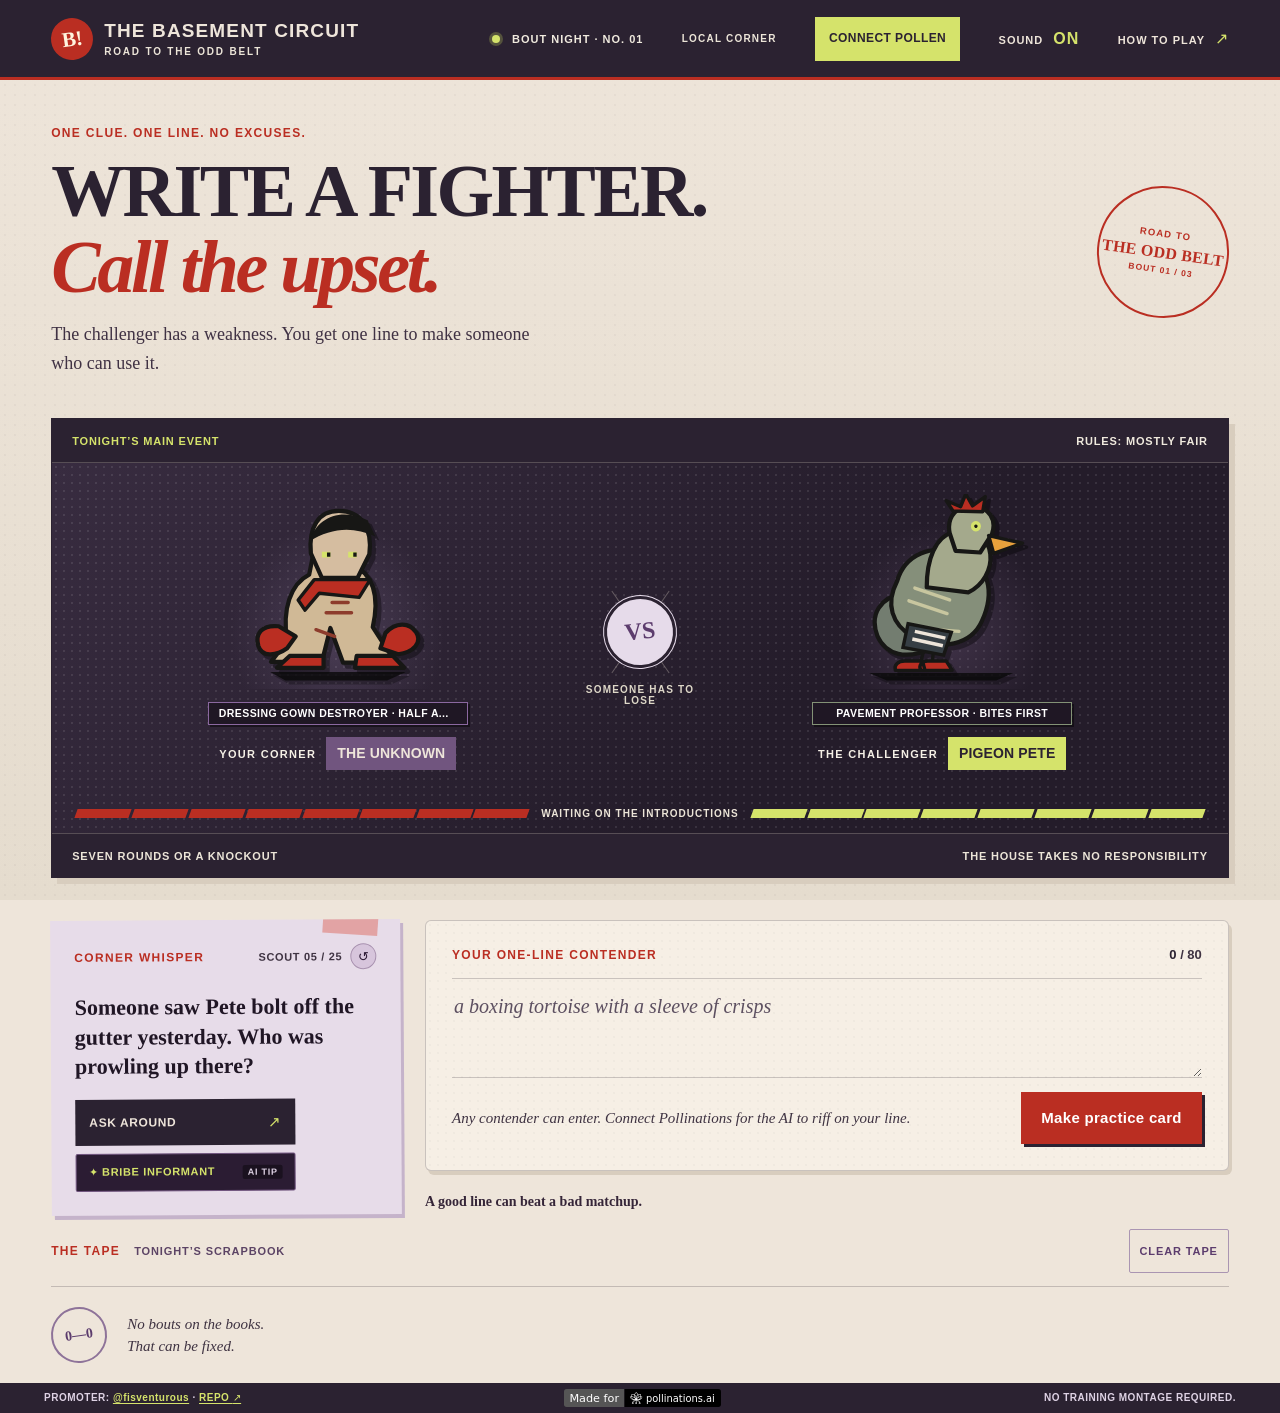
<file: index.html>
<!doctype html>
<html lang="en-GB">
    <head>
        <meta charset="UTF-8" />
        <meta name="viewport" content="width=device-width, initial-scale=1" />
        <meta name="theme-color" content="#171715" />
        <meta name="description" content="Write a fighter. Scout the rival. Call the upset." />
        <title>The Basement Circuit</title>
        <link rel="icon" href="data:image/svg+xml,%3Csvg xmlns='http://www.w3.org/2000/svg' viewBox='0 0 40 40'%3E%3Crect width='40' height='40' rx='20' fill='%23e65032'/%3E%3Ctext x='50%25' y='55%25' text-anchor='middle' dominant-baseline='middle' font-family='Georgia,serif' font-weight='900' font-size='22' fill='%23fff4dc'%3EB!%3C/text%3E%3C/svg%3E" />
        <link rel="preconnect" href="https://gen.pollinations.ai" />
        <link rel="dns-prefetch" href="https://gen.pollinations.ai" />
        <link rel="stylesheet" href="styles.css?v=circuit6" />
        <link rel="modulepreload" href="src/main.js?v=circuit6" />
        <link rel="modulepreload" href="src/engine.js?v=circuit6" />
        <link rel="modulepreload" href="src/auth.js?v=circuit6" />
        <link rel="modulepreload" href="src/pollinations.js?v=circuit6" />
        <link rel="modulepreload" href="src/config.js?v=circuit6" />
        <link rel="modulepreload" href="src/audio.js?v=circuit6" />
        <script type="module" src="src/main.js?v=circuit6"></script>
    </head>
    <body>
        <header class="masthead">
            <a class="brand" href="#top" aria-label="The Basement Circuit home">
                <span class="brand-mark" aria-hidden="true">B!</span>
                <span>THE BASEMENT CIRCUIT<small>ROAD TO THE ODD BELT</small></span>
            </a>
            <div class="masthead-right">
                <span class="live-tag"><i></i> BOUT NIGHT · NO. 01</span>
                <span class="auth-status" data-auth-state>LOCAL CORNER</span>
                <button class="connect-button" type="button" data-action="connect">CONNECT POLLEN</button>
                <button class="text-button" type="button" data-action="toggle-sound" title="Toggle sound effects">SOUND <span data-sound-label>ON</span></button>
                <button class="text-button" type="button" data-action="how">HOW TO PLAY <span aria-hidden="true">↗</span></button>
            </div>
        </header>

        <main id="top">
            <section class="intro" aria-labelledby="page-title">
                <div class="intro-copy">
                    <p class="eyebrow">ONE CLUE. ONE LINE. NO EXCUSES.</p>
                    <h1 id="page-title">Write a fighter.<br /><em>Call the upset.</em></h1>
                    <p class="lede">The challenger has a weakness. You get one line to make someone who can use it.</p>
                </div>
                <div class="round-stamp" aria-label="Bout one of three">
                    <span>ROAD TO</span>
                    <strong>THE ODD BELT</strong>
                    <small data-series-stamp>BOUT 01 / 03</small>
                </div>
            </section>

            <section class="bout" aria-label="Current challenger">
                <div class="bout-strip"><span data-bout-strip-left>TONIGHT’S MAIN EVENT</span><span data-bout-strip-right>RULES: MOSTLY FAIR</span></div>
                <div class="fight-stage">
                    <article class="corner corner-home" aria-label="Your corner">
                        <div class="fighter-art home-art" data-stage-home-art aria-label="Contender ring avatar">
                            <span class="fighter-mark" data-home-mark></span>
                            <svg viewBox="0 0 220 230" role="presentation">
                                <path class="home-shadow" d="M30 210h160l-22 10H48z" />
                                <path class="home-body" d="M76 95c-22 11-32 41-26 78l-19 25h60l10-40 15 41h62l-27-42c9-40-1-63-24-74l-4-28H84z" />
                                <path class="home-head" d="M78 70c-3-31 9-50 33-50 26 0 40 20 36 51l-14 28H91z" />
                                <path class="home-mask" d="M76 56c10-29 37-40 69-25l9 19c-27-12-52-10-78 6z" />
                                <path class="home-face" d="M91 68h10v7H91zm31 0h10v7h-10z" />
                                <rect class="home-pupil" x="97" y="69" width="4" height="5" />
                                <rect class="home-pupil" x="128" y="69" width="4" height="5" />
                                <path class="home-scarf" d="M82 101h66l-13 21-47-5-17 20-8-12z" />
                                <path class="home-glove" d="M40 156c-19-2-28 8-24 23 4 13 20 13 34 3l10-14zm126 8c12-13 28-13 36-1 8 12-3 24-21 26l-21-7z" />
                                <path class="home-boot" d="M53 191h40v14H38zm79 0h43l13 14h-58z" />
                                <path class="home-detail" d="M103 128h19m-26 12h30m-42 20 22 8" />
                            </svg>
                        </div>
                        <div class="fighter-tagline"><span class="tagline-badge" data-home-look>HAND-CUT CONTENDER · BAD IDEAS</span></div>
                        <div class="corner-label"><span>YOUR CORNER</span><b>THE UNKNOWN</b></div>
                    </article>

                    <div class="stage-centre" aria-hidden="true">
                        <div class="stage-wire stage-wire-one"></div>
                        <div class="stage-wire stage-wire-two"></div>
                        <div class="stage-mark" data-stage-mark>VS</div>
                        <span class="stage-caption" data-stage-caption>SOMEONE HAS TO LOSE</span>
                    </div>

                    <article class="corner corner-away" aria-label="Challenger, Pigeon Pete">
                        <div class="fighter-art pigeon-art" data-stage-away-art aria-label="Challenger ring avatar">
                            <svg viewBox="0 0 220 230" role="presentation">
                                <path class="pigeon-shadow" d="M24 211h170l-20 9H45z" />
                                <path class="pigeon-wing" d="M65 117c-28 5-41 25-31 51 10 22 34 28 64 14l51-39-18-40z" />
                                <path class="pigeon-body" d="M57 103c9-31 40-46 77-31 31 12 39 43 23 78-12 27-48 37-82 18-24-14-32-38-18-65z" />
                                <path class="pigeon-neck" d="M92 110c0-32 9-60 34-66 21-5 39 8 41 27 2 18-9 37-26 45z" />
                                <path class="pigeon-head" d="M119 46c-4-20 10-34 29-32 17 2 27 16 21 33l-14 22-29-2z" />
                                <path class="pigeon-beak" d="m165 49 40 9-34 12z" />
                                <path class="pigeon-eye" d="M154 38a4 4 0 1 0 0 .1" />
                                <path class="pigeon-crest" d="m123 20-8-12 17 7 6-15 8 14 15-11-3 18z" />
                                <path class="pigeon-wing-line" d="m71 126 45 15m-38-30 41 14m-31 34 42 3" />
                                <path class="pigeon-feet" d="m91 174-7 28m17-27-3 28m-24 1h18m4 0h17" />
                                <path class="pigeon-shoe" d="M66 197c-8 0-13 5-11 11h35l-3-11zm27 0c-7 0-11 5-8 11h37l-7-11z" />
                                <path class="pigeon-shorts" d="m70 153 51 10-9 27-48-9z" />
                                <path class="pigeon-stripe" d="m78 162 36 8m-39 1 36 8" />
                            </svg>
                        </div>
                        <div class="fighter-tagline"><span class="tagline-badge" data-away-look>LOCAL MENACE · EST. TUESDAY</span></div>
                        <div class="corner-label"><span>THE CHALLENGER</span><b>PIGEON PETE</b></div>
                    </article>

                    <div class="health-row" aria-hidden="true">
                        <div><i class="pip-on"></i><i class="pip-on"></i><i class="pip-on"></i><i class="pip-on"></i><i class="pip-on"></i><i class="pip-on"></i><i class="pip-on"></i><i class="pip-on"></i></div>
                        <span>WAITING ON THE INTRODUCTIONS</span>
                        <div class="health-away"><i class="pip-on"></i><i class="pip-on"></i><i class="pip-on"></i><i class="pip-on"></i><i class="pip-on"></i><i class="pip-on"></i><i class="pip-on"></i><i class="pip-on"></i></div>
                    </div>
                </div>
                <div class="bout-footer"><span data-bout-footer-left>SEVEN ROUNDS OR A KNOCKOUT</span><span data-bout-footer-right>THE HOUSE TAKES NO RESPONSIBILITY</span></div>
            </section>

            <section class="ringside" aria-label="Prepare your fighter">
                <aside class="scout-card">
                    <div class="scout-top">
                        <span class="eyebrow">CORNER WHISPER</span>
                        <div class="scout-meta">
                            <span class="scout-count" data-scout-count>SCOUT 01 / 25</span>
                            <button class="scout-cycle" type="button" data-action="cycle-scout" title="Hear another corner rumour" aria-label="Hear another corner rumour">↺</button>
                        </div>
                    </div>
                    <p class="scout-question" data-scout-question>Pete’s been seen circling the chip shop. What’s he afraid of?</p>
                    <div class="scout-actions">
                        <button class="scout-button" type="button" data-action="scout"><span>ASK AROUND</span><b aria-hidden="true">↗</b></button>
                        <button class="scout-bribe" type="button" data-action="bribe-scout" title="Bribe cellar informant for an unscripted AI tip"><span>✦ BRIBE INFORMANT</span><small>AI TIP</small></button>
                    </div>
                    <p class="scout-answer" data-scout-answer aria-live="polite" hidden></p>
                    <div class="paper-edge" aria-hidden="true"></div>
                </aside>

                <p class="form-status" data-status aria-live="polite">A good line can beat a bad matchup.</p>

                <form class="fighter-form" data-fighter-form action="javascript:void(0);">
                    <label for="fighter-line"><span class="eyebrow">YOUR ONE-LINE CONTENDER</span><span class="character-count"><b data-count>0</b> / 80</span></label>
                    <textarea id="fighter-line" name="fighter" maxlength="80" rows="2" placeholder="a boxing tortoise with a sleeve of crisps" required></textarea>
                    <div class="form-bottom"><p>Any contender can enter. Connect Pollinations for the AI to riff on your line.</p><button class="fight-button" type="submit">Make the intro <span aria-hidden="true">↗</span></button></div>
                </form>
            </section>

            <section class="forge-panel" data-forge-panel hidden aria-live="polite">
                <div class="forge-stamp" aria-hidden="true">INKING</div>
                <div class="forge-content">
                    <p class="eyebrow">THE BASEMENT PRESS IS TURNING</p>
                    <h2 class="forge-title" data-forge-heading>Inking the match card…</h2>
                    <p class="forge-status" data-forge-step>Weighing the contender and testing the gloves.</p>
                    <div class="forge-track" aria-hidden="true"><div class="forge-meter"></div></div>
                </div>
            </section>

            <section class="fight-panel" data-fight-panel hidden aria-labelledby="dossier-title">
                <div class="matchmaker-header">
                    <div>
                        <p class="eyebrow">TONIGHT’S TALE OF THE TAPE</p>
                        <h2 id="dossier-title">The Matchmaker’s Programme</h2>
                    </div>
                    <span class="matchmaker-sub" data-matchmaker-sub>BOUT 01 / 03 · SEVEN ROUNDS</span>
                </div>

                <div class="dossier-grid">
                    <article class="card-dossier card-home" aria-label="Contender card">
                        <div class="dossier-head">
                            <button class="dossier-avatar" data-home-avatar type="button" aria-label="Zoom contender portrait" title="Click to zoom portrait"></button>
                            <div class="dossier-titles">
                                <span class="eyebrow">YOUR CORNER</span>
                                <h3 data-fighter-name></h3>
                            </div>
                            <span class="dossier-number">CONTENDER<br /><b>NO. 01</b></span>
                        </div>
                        <div class="dossier-health" data-home-health>
                            <div class="health-meta">
                                <span class="eyebrow">GRIT / STAMINA</span>
                                <b class="health-val" data-home-hp-val>-- HP</b>
                            </div>
                            <div class="health-bar-track">
                                <div class="health-bar-fill" data-home-hp-bar style="width: 100%;"></div>
                            </div>
                        </div>
                        <div class="dossier-traits" data-fighter-traits></div>
                        <div class="move-strip"><span class="eyebrow">SIGNED MOVES</span><div data-fighter-moves></div></div>
                    </article>

                    <article class="card-dossier card-away" aria-label="Challenger card">
                        <div class="dossier-head">
                            <button class="dossier-avatar" data-away-avatar type="button" aria-label="Zoom challenger portrait" title="Click to zoom portrait"></button>
                            <div class="dossier-titles">
                                <span class="eyebrow">THE CHALLENGER</span>
                                <h3 data-challenger-name>Pigeon Pete</h3>
                            </div>
                            <span class="dossier-number">HOUSE<br /><b>CHAMP</b></span>
                        </div>
                        <div class="dossier-health" data-away-health>
                            <div class="health-meta">
                                <span class="eyebrow">GRIT / STAMINA</span>
                                <b class="health-val" data-away-hp-val>-- HP</b>
                            </div>
                            <div class="health-bar-track">
                                <div class="health-bar-fill" data-away-hp-bar style="width: 100%;"></div>
                            </div>
                        </div>
                        <div class="dossier-traits" data-challenger-traits></div>
                        <div class="move-strip"><span class="eyebrow">SIGNED MOVES</span><div data-challenger-moves></div></div>
                    </article>
                </div>

                <div class="tactic-picker">
                    <div><p class="eyebrow">ONE CORNER CALL</p><p>Pick your plan for round four.</p></div>
                    <div class="tactic-options" role="group" aria-label="Choose a corner call">
                        <button type="button" data-tactic="push" aria-pressed="true"><b>PUSH</b><span>hit harder, risk more</span></button>
                        <button type="button" data-tactic="brace" aria-pressed="false"><b>BRACE</b><span>take less damage</span></button>
                        <button type="button" data-tactic="gamble" aria-pressed="false"><b>GAMBLE</b><span>one big chance</span></button>
                    </div>
                </div>
                <div class="dossier-actions">
                    <span class="form-status" data-fight-status>Local rules preview · no Pollen used.</span>
                    <button class="fight-button" type="button" data-action="start-fight">Ring Bout 1 <span aria-hidden="true">↗</span></button>
                </div>
            </section>

            <section class="bout-result" data-bout-result hidden aria-labelledby="result-title">
                <div class="result-head">
                    <div>
                        <p class="eyebrow">THE OFFICIALS HAVE AGREED</p>
                        <h2 id="result-title" data-result-title></h2>
                    </div>
                    <button class="text-button" type="button" data-action="share">SHARE THIS TAPE <span aria-hidden="true">↗</span></button>
                </div>
                <div class="result-stamp-wrap" data-result-stamp-wrap hidden><div class="result-stamp" data-result-stamp></div></div>
                <ol class="round-log" data-round-log aria-live="polite" aria-relevant="additions"></ol>
                <div class="result-navigation">
                    <button class="return-corner-button" type="button" data-action="return-corner">RETURN TO CORNER (RESTORE HP FOR BOUT 02) ↑</button>
                </div>
            </section>

            <section class="fight-tape" aria-label="Fight record">
                <div class="tape-heading">
                    <div class="tape-title-group">
                        <span class="eyebrow">THE TAPE</span>
                        <span class="tape-subtitle">TONIGHT’S SCRAPBOOK</span>
                    </div>
                    <button class="text-button" type="button" data-action="clear-tape">CLEAR TAPE</button>
                </div>
                <div class="tape-empty" data-tape-empty><span class="tape-stamp">0—0</span><p>No bouts on the books.<br />That can be fixed.</p></div>
                <ol class="tape-log" data-tape-log aria-live="polite"></ol>
            </section>
        </main>

        <dialog class="how-dialog" data-how-dialog aria-labelledby="how-title">
            <p class="eyebrow">A WORD FROM THE PROMOTER</p>
            <h2 id="how-title">How to play</h2>
            <p class="how-intro">Any kind of contender can enter. Your line is a starting point, not a character template.</p>
            <ol class="how-steps">
                <li><span aria-hidden="true">01</span><p><b>Ask around.</b> Pete has specific tells and quirks. Put the counter in your description to turn his weakness against him.</p></li>
                <li><span aria-hidden="true">02</span><p><b>Write one line.</b> Invent anyone you like. The AI inks vivid details and signed moves while keeping the spirit of your idea.</p></li>
                <li><span aria-hidden="true">03</span><p><b>Three-bout ticket.</b> Test your contender across a 3-bout series. Returning to your corner sponges down your fighter, fully restoring their HP and resetting fatigue before the next bout begins.</p></li>
                <li><span aria-hidden="true">04</span><p><b>Watch the tape.</b> Each bout runs up to seven rounds or a knockout. Share the link or check your scrapbook records.</p></li>
            </ol>
            <p class="how-footnote">Practice cards use local rules. Connect Pollinations to ink with AI; each card uses one text call.</p>
            <button class="how-close" type="button" data-action="close-how">Back to the corner <span aria-hidden="true">↗</span></button>
        </dialog>

        <dialog class="zoom-dialog" data-zoom-dialog aria-labelledby="zoom-name">
            <div class="zoom-card">
                <button class="zoom-close" type="button" data-action="close-zoom" aria-label="Close portrait zoom">✕</button>
                <div class="zoom-media" data-zoom-media></div>
                <div class="zoom-info">
                    <span class="eyebrow" data-zoom-tag>TRADING CARD PORTRAIT</span>
                    <h3 id="zoom-name" data-zoom-name></h3>
                </div>
            </div>
        </dialog>

        <footer class="footer">
            <span>PROMOTER: <a href="https://github.com/fisventurous" target="_blank" rel="noopener">@fisventurous</a> · <a href="https://github.com/fisventurous/The-Basement-Circuit" target="_blank" rel="noopener">REPO <span aria-hidden="true">↗</span></a></span>
            <a class="pollinations-badge" href="https://pollinations.ai/?ref=badge" target="_blank" rel="noopener" aria-label="Made for Pollinations.ai">
                <img
                    src="badge-made-with.svg"
                    alt="Made for pollinations.ai"
                    width="158"
                    height="32"
                    loading="lazy"
                    decoding="async"
                />
            </a>
            <span>NO TRAINING MONTAGE REQUIRED.</span>
        </footer>
    </body>
</html>
</file>
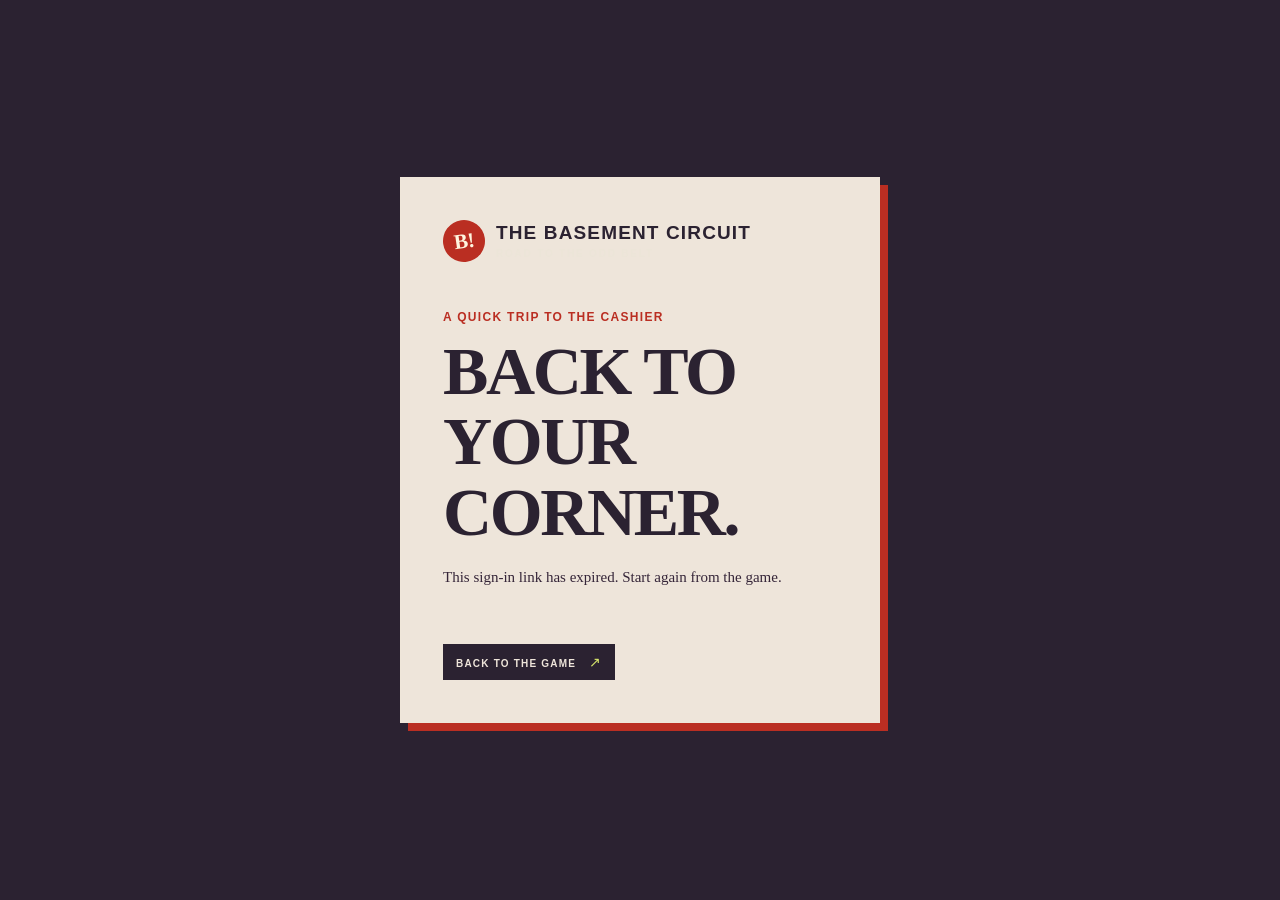
<file: auth.html>
<!doctype html>
<html lang="en-GB">
    <head>
        <meta charset="UTF-8" />
        <meta name="viewport" content="width=device-width, initial-scale=1" />
        <meta name="theme-color" content="#171715" />
        <title>Back to your corner — The Basement Circuit</title>
        <link rel="stylesheet" href="styles.css" />
        <script type="module" src="src/auth-page.js"></script>
    </head>
    <body class="auth-page">
        <main class="auth-card" aria-labelledby="auth-title">
            <a class="brand auth-brand" href="index.html"><span class="brand-mark" aria-hidden="true">B!</span><span>THE BASEMENT CIRCUIT<small>ROAD TO THE ODD BELT</small></span></a>
            <p class="eyebrow">A QUICK TRIP TO THE CASHIER</p>
            <h1 id="auth-title">BACK TO<br />YOUR CORNER.</h1>
            <p class="auth-message" data-auth-message aria-live="polite">Checking your ticket…</p>
            <a class="auth-back" href="index.html">BACK TO THE GAME <span aria-hidden="true">↗</span></a>
        </main>
    </body>
</html>
</file>
<file: styles.css>
:root {
    color-scheme: light;
    --ink: #2b2231;
    --paper: #eee5da;
    --paper-deep: #d8cdbe;
    --paper-card: #f6efe6;
    --muted: #403244;
    --red: #ba2e22;
    --acid: #d5e36b;
    --line: rgba(43, 34, 49, 0.22);
    font-family: Arial, sans-serif;
    background: var(--paper);
    color: var(--ink);
    font-synthesis: none;
    text-rendering: optimizeLegibility;
}

* {
    box-sizing: border-box;
}

body {
    margin: 0;
    background-color: #eee5da;
    background-image:
        radial-gradient(rgba(43, 34, 49, 0.038) 1px, transparent 1px),
        linear-gradient(180deg, #eee5da 0%, #e5dcce 100%);
    background-size: 10px 10px, 100% 100%;
    background-attachment: fixed;
}

button,
textarea {
    font: inherit;
}

button {
    color: inherit;
}

button:focus-visible,
textarea:focus-visible,
a:focus-visible,
dialog button:focus-visible {
    outline: 3px solid #9d75b7;
    outline-offset: 3px;
}

.masthead {
    min-height: 80px;
    padding: 0 clamp(18px, 4vw, 56px);
    display: flex;
    align-items: center;
    justify-content: space-between;
    gap: 24px;
    background: var(--ink);
    color: var(--paper);
    border-bottom: 3px solid var(--red);
}

.brand {
    display: flex;
    align-items: center;
    gap: 11px;
    color: inherit;
    text-decoration: none;
    font-weight: 750;
    letter-spacing: .06em;
    font-size: 19px;
    line-height: 1;
}

.brand small {
    display: block;
    margin-top: 7px;
    color: #ece5d8;
    font: 700 10px/1 Arial, sans-serif;
    letter-spacing: .18em;
}

.brand-mark {
    display: grid;
    width: 42px;
    height: 42px;
    place-items: center;
    background: var(--red);
    color: #fff5df;
    border-radius: 50%;
    font: 900 21px/1 Georgia, serif;
    letter-spacing: -.02em;
    transform: rotate(-8deg);
}

.masthead-right {
    display: flex;
    align-items: center;
    gap: clamp(14px, 3vw, 40px);
}

.live-tag,
.text-button {
    font-size: 11px;
    font-weight: 600;
    letter-spacing: .09em;
}

.live-tag {
    color: #f0eade;
}

.live-tag i {
    display: inline-block;
    width: 8px;
    height: 8px;
    margin-right: 8px;
    background: var(--acid);
    border-radius: 50%;
    box-shadow: 0 0 0 3px #d4e35f40;
}

.text-button {
    min-height: 44px;
    padding: 10px 0;
    color: var(--paper);
    background: none;
    border: 0;
    cursor: pointer;
    white-space: nowrap;
}

.text-button span {
    color: var(--acid);
    font-size: 16px;
    margin-left: 6px;
}

.auth-status {
    color: #ece5d8;
    font-size: 10px;
    font-weight: 800;
    letter-spacing: .12em;
}

.connect-button {
    min-height: 44px;
    padding: 0 14px;
    color: var(--ink);
    background: var(--acid);
    border: 0;
    cursor: pointer;
    font: 700 12px/1.2 Arial, sans-serif;
    letter-spacing: .035em;
}

main {
    max-width: 1360px;
    margin: auto;
    padding: 0 clamp(18px, 4vw, 56px);
}

.intro {
    min-height: 270px;
    padding: 46px 0 40px;
    display: flex;
    justify-content: space-between;
    align-items: center;
    gap: 32px;
}

.eyebrow {
    margin: 0;
    color: var(--red);
    font-size: 12px;
    font-weight: 800;
    letter-spacing: .11em;
}

h1 {
    margin: 13px 0 11px;
    font: 700 clamp(42px, 6.2vw, 74px)/1.03 Georgia, serif;
    letter-spacing: -.035em;
    text-transform: uppercase;
}

h1 em {
    color: var(--red);
    font: italic 700 1em/1 Georgia, serif;
    letter-spacing: -.045em;
    text-transform: none;
}

.lede {
    max-width: 500px;
    margin: 15px 0 0;
    color: var(--muted);
    font: 500 18px/1.6 Georgia, serif;
}

.round-stamp {
    width: 132px;
    height: 132px;
    flex: 0 0 132px;
    display: flex;
    flex-direction: column;
    justify-content: center;
    align-items: center;
    border: 2px solid var(--red);
    border-radius: 50%;
    color: var(--red);
    transform: rotate(8deg);
    text-align: center;
    padding: 10px;
    box-sizing: border-box;
}

.round-stamp span,
.round-stamp small {
    font: 900 9.5px/1 Arial, sans-serif;
    letter-spacing: .12em;
}

.round-stamp strong {
    margin: 5px 0;
    font: 700 16px/1.1 Georgia, serif;
    letter-spacing: .02em;
    white-space: nowrap;
}

.round-stamp small {
    font-size: 8.5px;
}

.bout {
    position: relative;
    overflow: hidden;
    background: var(--ink);
    color: var(--paper);
    border: 1px solid var(--ink);
    box-shadow: 6px 6px 0 var(--paper-deep);
}

.bout-strip,
.bout-footer {
    min-height: 44px;
    padding: 0 20px;
    display: flex;
    justify-content: space-between;
    align-items: center;
    gap: 12px;
    font-size: 11px;
    font-weight: 600;
    letter-spacing: .075em;
}

.bout-strip {
    border-bottom: 1px solid #f0e8d638;
    color: #f0eade;
}

.bout-strip span:first-child {
    color: var(--acid);
    font-weight: 700;
}

.fight-stage {
    position: relative;
    min-height: 370px;
    display: grid;
    grid-template-columns: 1fr 110px 1fr;
    align-items: center;
    padding: 20px clamp(8px, 3vw, 40px) 52px;
    background-color: #382c40;
    background-image: radial-gradient(#f4eef21a .8px, transparent .8px), linear-gradient(135deg, #382c40, #241c2a 63%);
    background-size: 8px 8px, auto;
}

.corner {
    position: relative;
    z-index: 1;
    min-width: 0;
    text-align: center;
    display: flex;
    flex-direction: column;
    align-items: center;
}

.corner.is-hit {
    animation: stage-hit-shake .26s ease-in-out;
}

@keyframes stage-hit-shake {
    0% {
        transform: translateX(0);
    }

    20% {
        transform: translateX(-6px) rotate(-1.2deg);
    }

    40% {
        transform: translateX(5px) rotate(1deg);
    }

    60% {
        transform: translateX(-3px);
    }

    80% {
        transform: translateX(2px);
    }

    100% {
        transform: translateX(0);
    }
}

.fighter-art {
    position: relative;
    height: 195px;
    width: 100%;
    max-width: 260px;
    margin: 0 auto;
    display: grid;
    place-items: center;
}

.fighter-art svg {
    width: min(100%, 220px);
    height: 100%;
    filter: drop-shadow(4px 4px 0 rgba(0, 0, 0, 0.35));
}

.fighter-stage-frame,
.fighter-art>img {
    width: 170px;
    height: 170px;
    border: 3px solid #171715;
    border-radius: 4px;
    box-shadow: 4px 4px 0 rgba(0, 0, 0, 0.45);
    background: #171715;
    overflow: hidden;
    cursor: pointer;
    transition: transform .2s ease, box-shadow .2s ease;
    animation: stage-img-fade 0.35s cubic-bezier(.2, .8, .2, 1) both;
    display: block;
}

@keyframes stage-img-fade {
    from {
        opacity: 0;
        transform: scale(0.92);
    }

    to {
        opacity: 1;
        transform: scale(1);
    }
}

.fighter-stage-frame:hover,
.fighter-art>img:hover {
    transform: scale(1.04);
    box-shadow: 5px 5px 0 var(--acid);
}

.fighter-stage-frame img {
    width: 100%;
    height: 100%;
    object-fit: cover;
    display: block;
    transform: scale(1.09);
    transition: transform .2s ease;
}

.home-art {
    --fighter-accent: var(--red);
    background: radial-gradient(ellipse at center 72%, #bda4d633, transparent 58%);
}

.home-shadow,
.pigeon-shadow {
    fill: #090909;
    opacity: .8;
}

.home-body {
    fill: #d0b996;
    stroke: #171715;
    stroke-width: 5;
    stroke-linejoin: round;
}

.home-head {
    fill: #d5bda0;
    stroke: #171715;
    stroke-width: 5;
    stroke-linejoin: round;
}

.home-mask {
    fill: #171715;
}

.home-face {
    fill: var(--acid);
}

.home-pupil {
    fill: #171715;
}

.home-scarf {
    fill: var(--fighter-accent);
    stroke: #171715;
    stroke-width: 4;
    stroke-linejoin: round;
}

.home-glove,
.home-boot {
    fill: var(--fighter-accent);
    stroke: #171715;
    stroke-width: 5;
    stroke-linejoin: round;
}

.home-detail {
    fill: none;
    stroke: #8d3c2c;
    stroke-width: 4;
    stroke-linecap: round;
}

.fighter-tagline {
    position: relative;
    z-index: 2;
    display: flex;
    justify-content: center;
    align-items: center;
    width: 100%;
    min-height: 28px;
    margin: 10px 0 8px;
    padding: 0 4px;
    box-sizing: border-box;
}

.tagline-badge {
    display: block;
    width: 100%;
    max-width: 260px;
    padding: 4px 10px;
    color: #ffffff;
    background: #1f1724;
    border: 1px solid #5a4266;
    box-shadow: 2px 2px 0 rgba(0, 0, 0, 0.45);
    font: 700 10.5px/1.25 Arial, sans-serif;
    letter-spacing: .04em;
    text-transform: uppercase;
    text-align: center;
    white-space: nowrap;
    overflow: hidden;
    text-overflow: ellipsis;
    box-sizing: border-box;
}

.corner-home .tagline-badge {
    border-color: #8b68a0;
}

.corner-away .tagline-badge {
    border-color: #839276;
}

.fighter-mark {
    position: absolute;
    z-index: 2;
    top: 10px;
    right: 10px;
    display: inline-flex;
    align-items: center;
    justify-content: center;
    padding: 2px 7px;
    border: 1px dashed rgba(240, 232, 214, 0.4);
    border-radius: 2px;
    color: #d5e36b;
    background: rgba(28, 20, 34, 0.9);
    box-shadow: 2px 2px 0 rgba(0, 0, 0, 0.4);
    font: 800 9px/1.2 Arial, sans-serif;
    letter-spacing: .12em;
    text-transform: uppercase;
}

.fighter-mark:empty {
    display: none;
}

.corner-label {
    display: flex;
    justify-content: center;
    align-items: center;
    gap: 10px;
    flex-wrap: wrap;
    margin-top: 2px;
}

.corner-label span {
    color: #f5f0e6;
    font-size: 11px;
    font-weight: 800;
    letter-spacing: .12em;
}

.corner-label b {
    max-width: 100%;
    padding: 8px 11px;
    color: var(--ink);
    background: var(--acid);
    font: 700 14px/1.2 Arial, sans-serif;
    letter-spacing: .01em;
    overflow-wrap: anywhere;
}

.corner-home .corner-label b {
    color: var(--paper);
    background: #71557f;
}

.stage-centre {
    position: relative;
    z-index: 2;
    align-self: center;
    display: grid;
    place-items: center;
}

.stage-wire {
    position: absolute;
    width: 1px;
    height: 100px;
    background: #f0e8d64d;
    transform: rotate(35deg);
}

.stage-wire-two {
    transform: rotate(-35deg);
}

.stage-mark {
    display: grid;
    width: 72px;
    height: 72px;
    place-items: center;
    background: #e6dbea;
    color: #5c3c6d;
    border: 3px solid var(--ink);
    outline: 1px solid #e6dbea;
    border-radius: 50%;
    font: 700 24px/.8 Georgia, serif;
    transform: rotate(-6deg);
}

.stage-caption {
    position: absolute;
    top: 88px;
    width: 140px;
    color: #ded8c8;
    text-align: center;
    font-size: 10px;
    font-weight: 800;
    letter-spacing: .12em;
}

.stage-mark.is-series-win {
    background: #24542d;
    color: var(--acid);
    border-color: #438751;
    outline: 2px solid var(--acid);
    font: 900 22px/1 Arial, sans-serif;
    transform: rotate(0deg) scale(1.08);
    box-shadow: 0 0 16px rgba(213, 227, 107, 0.45);
}

.stage-mark.is-series-loss {
    background: var(--red);
    color: #ffffff;
    border-color: #f77a63;
    outline: 2px solid #f77a63;
    font: 900 22px/1 Arial, sans-serif;
    transform: rotate(0deg) scale(1.08);
    box-shadow: 0 0 16px rgba(186, 46, 34, 0.45);
}

.stage-caption.is-series-verdict {
    color: var(--acid);
    font-weight: 900;
    letter-spacing: .14em;
}

.corner.is-series-winner .fighter-art {
    filter: drop-shadow(0 0 14px rgba(213, 227, 107, 0.45));
}

.corner.is-series-winner .corner-label b {
    box-shadow: 0 0 12px var(--acid);
}

.corner.is-series-loser {
    opacity: .72;
    filter: grayscale(0.2);
}

.pigeon-art {
    background: radial-gradient(ellipse at center 70%, #9b7baa40, transparent 56%);
}

.pigeon-wing {
    fill: #737d70;
    stroke: #171715;
    stroke-width: 5;
    stroke-linejoin: round;
}

.pigeon-body {
    fill: #858f7a;
    stroke: #171715;
    stroke-width: 5;
}

.pigeon-neck,
.pigeon-head {
    fill: #a4a98c;
    stroke: #171715;
    stroke-width: 5;
    stroke-linejoin: round;
}

.pigeon-beak,
.pigeon-feet {
    fill: #e7a13c;
    stroke: #171715;
    stroke-width: 4;
    stroke-linejoin: round;
    stroke-linecap: round;
}

.pigeon-eye {
    fill: #171715;
    stroke: var(--acid);
    stroke-width: 4;
}

.pigeon-crest {
    fill: var(--red);
    stroke: #171715;
    stroke-width: 4;
    stroke-linejoin: round;
}

.pigeon-wing-line {
    fill: none;
    stroke: #c8c69f;
    stroke-width: 4;
    stroke-linecap: round;
}

.pigeon-shoe {
    fill: var(--red);
    stroke: #171715;
    stroke-width: 4;
    stroke-linejoin: round;
}

.pigeon-shorts {
    fill: #363e44;
    stroke: #171715;
    stroke-width: 4;
}

.pigeon-stripe {
    fill: none;
    stroke: var(--paper);
    stroke-width: 4;
}

.health-row {
    position: absolute;
    right: 24px;
    bottom: 14px;
    left: 24px;
    display: grid;
    grid-template-columns: minmax(50px, 1fr) auto minmax(50px, 1fr);
    align-items: center;
    gap: 13px;
}

.health-row div {
    display: flex;
    gap: 3px;
}

.health-row i {
    height: 9px;
    flex: 1;
    background: #473a4e;
    transform: skew(-20deg);
    transition: background .18s ease, opacity .18s ease;
    opacity: .35;
}

.health-row div:first-child i.pip-on {
    background: var(--fighter-accent, var(--red));
    opacity: 1;
}

.health-away {
    flex-direction: row-reverse;
}

.health-row div.health-away i.pip-on {
    background: var(--acid);
    opacity: 1;
}

.health-row span {
    color: #ece5d8;
    font-size: 10px;
    font-weight: 800;
    letter-spacing: .1em;
    text-align: center;
}

.health-row span.is-series-verdict {
    padding: 4px 14px;
    background: #1c1422;
    border: 1px solid var(--acid);
    border-radius: 3px;
    color: var(--acid);
    font-weight: 900;
    letter-spacing: .12em;
    box-shadow: 0 0 12px rgba(213, 227, 107, 0.3);
}

.health-row span.is-series-verdict.is-loss {
    border-color: var(--red);
    color: #ff9d8f;
    box-shadow: 0 0 12px rgba(186, 46, 34, 0.3);
}

.bout-footer {
    border-top: 1px solid #f0e8d638;
    color: #ece5d8;
}

.ringside {
    display: grid;
    grid-template-columns: minmax(250px, .74fr) minmax(0, 1.7fr);
    grid-template-rows: auto auto;
    grid-template-areas:
        "scout form"
        "scout status";
    gap: 16px 24px;
    margin: 42px 0 0;
    align-items: start;
}

.scout-card {
    position: relative;
    grid-area: scout;
    min-height: 210px;
    padding: 24px;
    overflow: hidden;
    background: #e7dce9;
    transform: rotate(-.35deg);
    box-shadow: 3px 4px 0 #c5b3ca;
}

.scout-card::before {
    position: absolute;
    top: -13px;
    right: 22px;
    width: 55px;
    height: 28px;
    content: "";
    background: #d94f3d66;
    transform: rotate(4deg);
}

.scout-top {
    display: flex;
    justify-content: space-between;
    align-items: center;
    gap: 8px;
}

.scout-meta {
    display: flex;
    align-items: center;
    gap: 8px;
}

.scout-count {
    color: #3f3342;
    font-size: 11px;
    font-weight: 700;
    letter-spacing: .06em;
}

.scout-cycle {
    display: inline-grid;
    place-items: center;
    width: 26px;
    height: 26px;
    padding: 0;
    background: #d7c5dc;
    color: #2e1b36;
    border: 1px solid #a891af;
    border-radius: 50%;
    font-size: 13px;
    font-weight: 700;
    cursor: pointer;
    transition: transform .15s ease, background .15s ease;
}

.scout-cycle:hover {
    background: #cbb4d2;
    transform: rotate(45deg);
}

.scout-cycle:active {
    transform: rotate(180deg);
}

.scout-cycle:disabled {
    opacity: .4;
    cursor: not-allowed;
    background: #d7c5dc;
    transform: none !important;
}

.scout-question {
    max-width: 320px;
    margin: 22px 0 18px;
    color: #201625;
    font: 700 22px/1.35 Georgia, serif;
}

.scout-actions {
    display: flex;
    flex-direction: column;
    gap: 8px;
    width: 100%;
    max-width: 220px;
}

.scout-button {
    display: flex;
    align-items: center;
    justify-content: space-between;
    width: 100%;
    min-height: 46px;
    padding: 10px 14px;
    background: var(--ink);
    color: var(--paper);
    border: 0;
    cursor: pointer;
    font-size: 12px;
    font-weight: 700;
    letter-spacing: .05em;
    transition: transform .15s ease, box-shadow .15s ease;
}

.scout-button b {
    color: var(--acid);
    font-size: 15px;
}

.scout-bribe {
    display: flex;
    align-items: center;
    justify-content: space-between;
    width: 100%;
    min-height: 38px;
    padding: 8px 12px;
    background: #2b1c33;
    color: var(--acid);
    border: 1px solid #71557f;
    border-radius: 2px;
    font: 800 11px/1.2 Arial, sans-serif;
    letter-spacing: .06em;
    cursor: pointer;
    transition: all .15s ease;
}

.scout-bribe small {
    color: #ded2e4;
    font: 700 9px Arial, sans-serif;
    letter-spacing: .08em;
    background: rgba(0, 0, 0, 0.4);
    padding: 2px 5px;
    border-radius: 2px;
}

.scout-bribe:hover {
    background: var(--ink);
    border-color: var(--acid);
    transform: translateY(-1px);
    box-shadow: 2px 2px 0 rgba(0, 0, 0, 0.3);
}

.scout-bribe:disabled {
    opacity: .5;
    cursor: not-allowed;
    transform: none;
    box-shadow: none;
}

.scout-answer {
    margin: 16px 0 0;
    color: #2e1b36;
    font: italic 600 17px/1.55 Georgia, serif;
}

.fighter-form {
    grid-area: form;
    min-width: 0;
    padding: 26px;
    background: #f6efe5;
    background-image: radial-gradient(rgba(43, 34, 49, 0.03) 1px, transparent 1px);
    background-size: 8px 8px;
    border: 1px solid var(--line);
    border-radius: 6px;
    box-shadow: 3px 4px 0 var(--paper-deep);
}

.fighter-form label {
    display: flex;
    justify-content: space-between;
    align-items: center;
    gap: 12px;
}

.character-count {
    color: #3f3342;
    font: 600 13px Arial, sans-serif;
    white-space: nowrap;
}

.character-count b {
    color: var(--ink);
}

.fighter-form textarea {
    display: block;
    width: 100%;
    min-height: 100px;
    margin: 16px 0 14px;
    padding: 12px 2px;
    resize: vertical;
    color: var(--ink);
    background: transparent;
    border: 0;
    border-top: 1px solid var(--line);
    border-bottom: 1px solid var(--line);
    border-radius: 0;
    font: 20px/1.55 Georgia, serif;
}

.fighter-form textarea::placeholder {
    color: #5c4f60;
    font-style: italic;
}

.form-bottom {
    display: flex;
    align-items: center;
    justify-content: space-between;
    gap: 12px;
}

.form-bottom p {
    margin: 0;
    color: #3f3342;
    font: italic 500 15px/1.5 Georgia, serif;
}

.fight-button {
    min-height: 52px;
    flex: 0 0 auto;
    padding: 0 20px;
    color: #ffffff;
    background: var(--red);
    border: 0;
    box-shadow: 3px 3px 0 var(--ink);
    cursor: pointer;
    font: 700 15px/1.2 Arial, sans-serif;
    letter-spacing: .02em;
}

.fight-button:hover,
.scout-button:hover {
    transform: translate(-1px, -1px);
    box-shadow: 4px 4px 0 var(--ink);
}

.fight-button:disabled {
    color: #ffffff;
    background: #826c7e;
    box-shadow: none;
    cursor: default;
}

.form-status {
    grid-area: status;
    min-height: 24px;
    margin: 0;
    color: #352538;
    font: 600 14px/1.5 Georgia, serif;
    display: flex;
    align-items: center;
    gap: 10px;
    flex-wrap: wrap;
}

.form-status.is-scout-warning {
    color: var(--red);
}

.status-manicule {
    display: inline-flex;
    align-items: center;
    color: var(--red);
    flex-shrink: 0;
    animation: manicule-nudge 1.1s ease-in-out infinite;
}

.status-manicule svg {
    width: 28px;
    height: 18px;
    display: block;
}

@keyframes manicule-nudge {

    0%,
    100% {
        transform: translateX(0);
    }

    50% {
        transform: translateX(-6px);
    }
}

.tape-heading {
    display: flex;
    justify-content: space-between;
    align-items: center;
    padding: 14px 0 13px;
    border-bottom: 1px solid var(--line);
}

.tape-title-group {
    display: inline-flex;
    align-items: baseline;
    gap: 14px;
}

.tape-subtitle {
    color: #5c4465;
    font-size: 11px;
    font-weight: 700;
    letter-spacing: .08em;
}

.tape-heading [data-action="clear-tape"] {
    color: #5c3c6d;
    background: transparent;
    border: 1px solid #aa95b2;
    padding: 4px 10px;
    font: 700 11px/1 Arial, sans-serif;
    letter-spacing: .08em;
    cursor: pointer;
    border-radius: 2px;
    transition: all .15s ease;
}

.tape-heading [data-action="clear-tape"]:hover {
    color: var(--red);
    border-color: var(--red);
    background: rgba(230, 80, 50, 0.06);
}

.tape-empty {
    display: flex;
    align-items: center;
    gap: 20px;
    padding: 20px 0;
    color: #3f3342;
    font: italic 500 15px/1.5 Georgia, serif;
}

.tape-empty p {
    margin: 0;
}

.tape-stamp {
    display: grid;
    width: 56px;
    height: 56px;
    place-items: center;
    border: 2px solid #8e7399;
    border-radius: 50%;
    color: #5c3c6d;
    font: 700 14px/1 Georgia, serif;
    transform: rotate(-8deg);
}

.tape-log {
    margin: 0;
    padding: 0;
    list-style: none;
}

.tape-log li {
    display: grid;
    grid-template-columns: 80px 1fr auto;
    gap: 16px;
    align-items: center;
    padding: 16px 0;
    border-bottom: 1px solid var(--line);
    font-size: 15px;
}

.tape-log strong {
    color: #543763;
    font: 700 13px/1.3 Arial, sans-serif;
}

.tape-log strong.tape-win {
    color: #5b7519;
}

.tape-log strong.tape-loss {
    color: #8e2b1b;
}

.tape-log span {
    color: #3f3342;
    font: italic 500 15px/1.55 Georgia, serif;
}

.tape-log b {
    color: var(--red);
    font-size: 12px;
    font-weight: 700;
}

.footer {
    display: flex;
    justify-content: space-between;
    align-items: center;
    flex-wrap: wrap;
    gap: 12px;
    padding: 6px clamp(16px, 3.5vw, 44px);
    background: var(--ink);
    color: #ded2e4;
    font-size: 10px;
    font-weight: 600;
    letter-spacing: .05em;
    line-height: 1.2;
    box-sizing: border-box;
}

.footer a:not(.pollinations-badge) {
    color: var(--acid);
    text-decoration: underline;
    text-underline-offset: 2px;
    transition: color .15s ease, opacity .15s ease;
}

.footer a:not(.pollinations-badge):hover {
    color: #fff;
}

.pollinations-badge {
    display: inline-flex;
    align-items: center;
    transition: transform .15s ease, opacity .15s ease;
}

.pollinations-badge:hover {
    transform: translateY(-1px);
    opacity: .95;
}

.pollinations-badge img {
    height: 18px;
    width: auto;
    display: block;
}

.how-dialog {
    border: 2px solid #2b2231;
    border-radius: 6px;
    padding: clamp(20px, 4vw, 32px);
    background: var(--paper);
    color: var(--ink);
    max-width: min(92vw, 540px);
    margin: auto;
    box-shadow: 6px 6px 0 var(--ink);
}

.how-dialog::backdrop {
    background: #211827d9;
    backdrop-filter: blur(3px);
}

.how-dialog h2 {
    margin: 8px 0 10px;
    font: 700 clamp(30px, 7vw, 38px)/1.12 Georgia, serif;
}

.how-intro,
.how-footnote {
    color: var(--muted);
    font: 16px/1.55 Georgia, serif;
}

.how-steps {
    margin: 22px 0;
    padding: 0;
    list-style: none;
}

.how-steps li {
    display: grid;
    grid-template-columns: 34px 1fr;
    gap: 12px;
    align-items: start;
    padding: 14px 0;
    border-top: 1px solid var(--line);
}

.how-steps li>span {
    display: grid;
    width: 30px;
    height: 30px;
    place-items: center;
    border-radius: 50%;
    color: var(--paper);
    background: #71557f;
    font-size: 11px;
    font-weight: 500;
}

.how-steps p {
    margin: 1px 0 0;
    color: var(--muted);
    font: 15px/1.55 Georgia, serif;
}

.how-steps b {
    color: var(--ink);
    font-weight: 700;
}

.how-footnote {
    margin: 18px 0;
    padding-left: 14px;
    border-left: 3px solid var(--acid);
    font-size: 14px;
}

.how-close {
    min-height: 48px;
    padding: 10px 16px;
    color: var(--paper);
    background: var(--ink);
    border: 0;
    font: 500 14px/1.2 Arial, sans-serif;
    cursor: pointer;
}

.how-close span {
    margin-left: 10px;
    color: var(--acid);
}

.forge-panel {
    margin: 28px 0 0;
    padding: 24px clamp(20px, 3vw, 36px);
    display: flex;
    align-items: center;
    gap: 22px;
    background: #f5ede2;
    border: 2px dashed #9b7baa;
    box-shadow: 4px 4px 0 var(--paper-deep);
    animation: forge-in 300ms cubic-bezier(.2, .8, .2, 1) both;
}

@keyframes forge-in {
    from {
        opacity: 0;
        transform: translateY(6px);
    }

    to {
        opacity: 1;
        transform: translateY(0);
    }
}

.forge-stamp {
    flex: 0 0 74px;
    height: 74px;
    display: grid;
    place-items: center;
    border: 2px solid var(--red);
    border-radius: 50%;
    color: var(--red);
    font: 900 12px/1 Arial, sans-serif;
    letter-spacing: .14em;
    transform: rotate(-7deg);
    animation: stamp-pulse 1.8s ease-in-out infinite alternate;
}

@keyframes stamp-pulse {
    from {
        transform: rotate(-7deg) scale(1);
    }

    to {
        transform: rotate(-4deg) scale(1.06);
    }
}

.forge-content {
    flex: 1;
    min-width: 0;
}

.forge-title {
    margin: 6px 0 4px;
    color: var(--ink);
    font: 700 clamp(22px, 3.5vw, 28px)/1.2 Georgia, serif;
}

.forge-status {
    margin: 0 0 14px;
    color: var(--muted);
    font: italic 600 15px/1.5 Georgia, serif;
}

.forge-track {
    width: 100%;
    height: 6px;
    background: #ded2e2;
    overflow: hidden;
    border-radius: 3px;
}

.forge-meter {
    width: 38%;
    height: 100%;
    background: linear-gradient(90deg, var(--red), var(--acid));
    border-radius: 3px;
    animation: forge-sweep 1.6s ease-in-out infinite;
}

@keyframes forge-sweep {
    0% {
        transform: translateX(-100%);
    }

    50% {
        transform: translateX(180%);
    }

    100% {
        transform: translateX(350%);
    }
}

.fighter-form[aria-busy="true"] .fight-button {
    background: #2b2231;
    color: var(--acid);
    box-shadow: 3px 3px 0 var(--red);
    cursor: wait;
    animation: button-pulse 1.4s ease-in-out infinite alternate;
}

@keyframes button-pulse {
    from {
        opacity: .9;
    }

    to {
        opacity: 1;
        transform: translateY(-1px);
    }
}

.home-art.is-inking {
    animation: inking-shimmer 1.5s ease-in-out infinite alternate;
}

@keyframes inking-shimmer {
    from {
        filter: drop-shadow(0 0 4px var(--red));
        opacity: .85;
    }

    to {
        filter: drop-shadow(0 0 12px var(--acid));
        opacity: 1;
    }
}

.fight-panel {
    position: relative;
    margin: 36px 0 0;
    padding: clamp(26px, 4vw, 42px);
    background-color: #f7f1e6;
    background-image:
        radial-gradient(rgba(58, 38, 68, 0.045) 1px, transparent 1px),
        linear-gradient(135deg, #fcf8ee 0%, #f0e6d6 100%);
    background-size: 10px 10px, auto;
    border: 2px solid #2b2231;
    border-radius: 8px;
    box-shadow:
        0 0 0 3px #dacbb5,
        5px 6px 0 #2b2231;
}

.fight-panel::before {
    content: "";
    position: absolute;
    inset: 8px;
    border: 1px dashed rgba(61, 44, 71, 0.22);
    border-radius: 4px;
    pointer-events: none;
}

.matchmaker-header {
    position: relative;
    z-index: 1;
    display: flex;
    justify-content: space-between;
    align-items: flex-end;
    flex-wrap: wrap;
    gap: 14px;
    padding-bottom: 16px;
    border-bottom: 2px solid #2b2231;
    margin-bottom: 22px;
}

.matchmaker-header h2 {
    margin: 4px 0 0;
    color: #1f1425;
    font: 700 clamp(24px, 3.5vw, 36px)/1.15 Georgia, serif;
    letter-spacing: -.02em;
}

.matchmaker-sub {
    font: 800 11px/1.2 Arial, sans-serif;
    letter-spacing: .08em;
    color: var(--red);
    background: rgba(230, 80, 50, 0.1);
    padding: 6px 12px;
    border-radius: 3px;
    border: 1px solid rgba(230, 80, 50, 0.25);
}

.dossier-grid {
    position: relative;
    z-index: 1;
    display: grid;
    grid-template-columns: repeat(auto-fit, minmax(320px, 1fr));
    gap: 22px;
}

.card-dossier {
    background: #fbf8f2;
    border: 2px solid #2b2231;
    border-radius: 6px;
    padding: clamp(16px, 2.5vw, 22px);
    box-shadow: 4px 4px 0 #dacbb5;
    display: flex;
    flex-direction: column;
    justify-content: space-between;
}

.card-home {
    border-top: 5px solid #71557f;
}

.card-away {
    border-top: 5px solid #556b2f;
}

.card-dossier .dossier-head {
    position: relative;
    display: flex;
    align-items: center;
    gap: 14px;
    padding-bottom: 14px;
    border-bottom: 1px solid #dcd1c2;
}

.dossier-avatar {
    width: 92px;
    height: 92px;
    padding: 0;
    border-radius: 6px;
    border: 2px solid #2b2231;
    background: #eae2d5;
    overflow: hidden;
    display: grid;
    place-items: center;
    box-shadow: 3px 3px 0 rgba(0, 0, 0, 0.22);
    flex-shrink: 0;
    cursor: pointer;
    transition: transform .18s ease, box-shadow .18s ease;
    outline: none;
    position: relative;
}

.dossier-avatar:hover {
    transform: translateY(-2px) scale(1.02);
    box-shadow: 4px 4px 0 rgba(0, 0, 0, 0.3);
}

.dossier-avatar:focus-visible {
    outline: 3px solid #9d75b7;
    outline-offset: 2px;
}

.card-home .dossier-avatar {
    background: #edd8d4;
    color: #8f3020;
    border-color: #5d251d;
}

.card-away .dossier-avatar {
    background: #e2e8d4;
    color: #3b5220;
    border-color: #374624;
}

.dossier-avatar img {
    width: 100%;
    height: 100%;
    object-fit: cover;
    display: block;
    transform: scale(1.09);
    transition: opacity .3s ease, transform .2s ease;
}

.dossier-avatar svg {
    width: 44px;
    height: 44px;
    opacity: .85;
}

.dossier-health {
    margin: 12px 0 10px;
    padding: 10px 12px;
    background: rgba(43, 34, 49, 0.05);
    border: 1px solid rgba(43, 34, 49, 0.16);
    border-radius: 4px;
}

.dossier-health .health-meta {
    display: flex;
    justify-content: space-between;
    align-items: center;
    margin-bottom: 6px;
}

.dossier-health .health-meta .eyebrow {
    font-size: 9px;
    letter-spacing: .08em;
}

.dossier-health .health-val {
    font: 800 12px/1 Arial, sans-serif;
    letter-spacing: .05em;
    color: var(--ink);
}

.card-home .health-val {
    color: #8f3020;
}

.card-away .health-val {
    color: #3b5220;
}

.dossier-health .health-bar-track {
    width: 100%;
    height: 8px;
    background: #e3d9cb;
    border: 1px solid rgba(43, 34, 49, 0.22);
    border-radius: 2px;
    overflow: hidden;
}

.card-home .health-bar-fill {
    height: 100%;
    background: linear-gradient(90deg, #ba2e22, #e65032);
    transition: width .3s ease;
}

.card-away .health-bar-fill {
    height: 100%;
    background: linear-gradient(90deg, #556b2f, #839276);
    transition: width .3s ease;
}

.dossier-titles {
    flex: 1;
    min-width: 0;
}

.dossier-titles .eyebrow {
    font-size: 10px;
    margin-bottom: 2px;
}

.dossier-titles h3 {
    margin: 2px 0 0;
    color: #1f1425;
    font: 700 clamp(20px, 2.4vw, 26px)/1.15 Georgia, serif;
    letter-spacing: -.01em;
    overflow-wrap: anywhere;
}

.dossier-number {
    display: inline-flex;
    flex-direction: column;
    align-items: center;
    justify-content: center;
    padding: 6px 12px;
    background: #2b2231;
    color: #f5eedf;
    border: 1px solid #4d3856;
    border-radius: 4px;
    box-shadow: 2px 2px 0 var(--red);
    font-size: 9px;
    font-weight: 800;
    letter-spacing: .1em;
    text-align: center;
    line-height: 1.35;
    flex-shrink: 0;
}

.card-away .dossier-number {
    box-shadow: 2px 2px 0 #839276;
}

.dossier-number b {
    color: var(--acid);
    font-size: 13px;
    font-weight: 900;
}

.card-away .dossier-number b {
    color: #d5e36b;
}

.dossier-line {
    position: relative;
    margin: 10px 0 16px;
    padding: 8px 12px;
    min-height: 48px;
    display: flex;
    align-items: center;
    background: rgba(255, 255, 255, 0.65);
    border-left: 3px solid var(--red);
    border-radius: 0 4px 4px 0;
    color: #2b1f30;
    font: italic 600 14px/1.45 Georgia, serif;
}

.card-away .dossier-line {
    border-left-color: #839276;
}

.card-dossier .dossier-traits {
    position: relative;
    display: grid;
    grid-template-columns: repeat(3, minmax(0, 1fr));
    gap: 10px;
    margin-top: 10px;
}

.trait-card {
    min-width: 0;
    padding: 12px 14px;
    background: #fbf8f2;
    border: 1px solid #dcd1c2;
    border-top: 3px solid #825e94;
    border-radius: 4px;
    box-shadow: 2px 2px 0 rgba(43, 34, 49, 0.06);
    display: flex;
    flex-direction: column;
}

.trait-card.trait-strength,
.trait-card.trait-weakness,
.trait-card.trait-quirk {
    min-height: 124px;
}

.trait-card.trait-strength b,
.trait-card.trait-weakness b,
.trait-card.trait-quirk b {
    flex: 1;
    font-size: 14px;
    line-height: 1.35;
}

.trait-card.trait-power,
.trait-card.trait-speed,
.trait-card.trait-guard {
    min-height: 72px;
    justify-content: space-between;
}

.trait-card.trait-look {
    grid-column: 1 / -1;
    min-height: 64px;
    border-top-color: #4a3456;
    justify-content: center;
}

.trait-card.trait-look b {
    font-size: 13px;
    line-height: 1.4;
    font-weight: 600;
}

.trait-card.trait-power {
    border-top-color: var(--red);
}

.trait-card.trait-speed {
    border-top-color: #9cb225;
}

.trait-card.trait-guard {
    border-top-color: #6e4f80;
}

.trait-card.trait-strength {
    border-top-color: #ba2e22;
}

.trait-card.trait-weakness {
    border-top-color: #7b6883;
}

.trait-card.trait-quirk {
    border-top-color: #427278;
}

.trait-card>span:not(.trait-icon) {
    display: inline-block;
    margin: 0 0 6px;
    color: #4a3852;
    font-size: 11px;
    font-weight: 700;
    letter-spacing: .07em;
    text-transform: uppercase;
    vertical-align: middle;
}

.trait-card .trait-icon {
    display: inline-grid;
    width: 22px;
    height: 22px;
    margin: 0 8px 6px 0;
    place-items: center;
    color: #71557f;
    font: 700 16px/1 Arial, sans-serif;
    vertical-align: middle;
}

.trait-card b {
    display: block;
    color: #1b1220;
    font: 700 16px/1.45 Arial, sans-serif;
    overflow-wrap: anywhere;
}

.trait-card b.trait-stat-row {
    display: flex;
    align-items: center;
    gap: 12px;
    margin-top: 6px;
}

.stat-val {
    display: inline-flex;
    align-items: center;
    justify-content: center;
    min-width: 28px;
    height: 28px;
    font: 900 18px/1 Arial, sans-serif;
    color: #1b1220;
    background: rgba(43, 34, 49, 0.08);
    border: 1px solid rgba(43, 34, 49, 0.15);
    border-radius: 3px;
    font-variant-numeric: tabular-nums;
}

.stat-pips {
    display: inline-flex;
    align-items: center;
    gap: 4px;
}

.stat-pips i {
    display: inline-block;
    width: 8px;
    height: 14px;
    transform: skew(-15deg);
    border-radius: 1px;
}

.trait-power .pip-on {
    background: var(--red);
}

.trait-speed .pip-on {
    background: #9db226;
}

.trait-guard .pip-on {
    background: #71557f;
}

.pip-off {
    background: #dfd4c4;
}

.move-strip {
    position: relative;
    z-index: 1;
    margin-top: auto;
    padding-top: 16px;
    min-height: 76px;
    display: flex;
    align-items: flex-start;
    gap: 18px;
    border-top: 1px solid #ded3c4;
}

.move-strip>div {
    display: flex;
    flex-wrap: wrap;
    gap: 8px;
}

.move-chip {
    padding: 7px 13px;
    color: #1e1324;
    background: #ebdff0;
    border: 1px solid #c9b8d2;
    border-radius: 3px;
    box-shadow: 1px 1px 0 rgba(0, 0, 0, 0.12);
    font: 700 12px/1.3 Arial, sans-serif;
    letter-spacing: .03em;
    text-transform: uppercase;
}

.tactic-picker {
    position: relative;
    z-index: 1;
    margin-top: 24px;
    padding-top: 20px;
    display: grid;
    grid-template-columns: minmax(170px, .65fr) 1.7fr;
    gap: 20px;
    border-top: 1px solid #ded3c4;
}

.tactic-picker>div:first-child>p:last-child {
    margin: 7px 0 0;
    color: #3f3342;
    font: italic 600 15px/1.55 Georgia, serif;
}

.tactic-options {
    display: grid;
    grid-template-columns: repeat(3, 1fr);
    gap: 10px;
}

.tactic-options button {
    min-height: 72px;
    padding: 12px 14px;
    display: flex;
    flex-direction: column;
    align-items: flex-start;
    justify-content: center;
    gap: 6px;
    color: var(--ink);
    background: #fbf8f2;
    border: 1px solid #d4c7b6;
    border-radius: 4px;
    box-shadow: 2px 2px 0 rgba(43, 34, 49, 0.1);
    text-align: left;
    cursor: pointer;
    transition: transform .12s ease, box-shadow .12s ease;
}

.tactic-options button:hover {
    transform: translate(-1px, -1px);
    box-shadow: 3px 3px 0 rgba(43, 34, 49, 0.2);
}

.tactic-options button[aria-pressed="true"] {
    color: #ffffff;
    background: #2b2231;
    border-color: #2b2231;
    box-shadow: 2px 2px 0 var(--red);
}

.tactic-options b {
    font: 700 15px/1.25 Arial, sans-serif;
    letter-spacing: .02em;
}

.tactic-options span {
    color: #3f3342;
    font: 500 14px/1.35 Georgia, serif;
}

.tactic-options button[aria-pressed="true"] span {
    color: #e8ddeb;
}

.dossier-actions {
    margin-top: 22px;
    display: flex;
    justify-content: space-between;
    align-items: center;
    gap: 18px;
}

.dossier-actions .form-status {
    margin: 0;
    color: #352538;
    font-weight: 600;
}

.bout-result {
    margin: 28px 0 0;
    padding: 26px clamp(20px, 3vw, 38px);
    color: var(--paper);
    background: #302638;
    box-shadow: 4px 5px 0 #9b7baa;
}

.result-head {
    display: flex;
    align-items: center;
    justify-content: space-between;
    flex-wrap: wrap;
    gap: 16px;
    padding-bottom: 18px;
    border-bottom: 1px solid #f0e8d638;
}

.result-head h2 {
    margin: 8px 0 0;
    color: var(--acid);
    font: 700 clamp(30px, 4vw, 40px)/1.12 Georgia, serif;
}

.result-head .eyebrow {
    color: #f8daf2;
}

.result-head .text-button {
    font-size: 11px;
}

.round-log {
    margin: 0;
    padding: 0;
    list-style: none;
}

.round-log li {
    scroll-margin-bottom: 80px;
    display: grid;
    grid-template-columns: 68px 24px minmax(0, 1fr) auto;
    gap: 12px;
    align-items: center;
    padding: 13px 12px;
    border-bottom: 1px solid #f4eef226;
    border-left: 3px solid transparent;
    transition: background .15s ease;
    animation: tape-hit 320ms cubic-bezier(.2, .8, .2, 1) both;
}

.round-log li>b {
    color: #ebd2f7;
    font: 600 12px/1.3 Arial, sans-serif;
}

.event-mark {
    color: var(--acid);
    font: 700 17px/1 Arial, sans-serif;
    text-align: center;
}

.round-log p {
    margin: 0;
    color: #ffffff;
    font: 500 15px/1.5 Georgia, serif;
}

.round-log small {
    color: #ded2e4;
    font: 700 11px/1.3 Arial, sans-serif;
    white-space: nowrap;
}

.round-log li.hit-dealt {
    border-left-color: #3f854f;
    background: rgba(36, 84, 45, 0.16);
}

.round-log li.hit-dealt .event-mark {
    color: #4ba65b;
}

.round-log li.hit-dealt small {
    color: #ffffff;
    background: #24542d;
    padding: 3px 8px;
    border-radius: 3px;
    border: 1px solid #3f854f;
    font-weight: 800;
    letter-spacing: .04em;
}

.round-log li.hit-taken {
    border-left-color: var(--red);
    background: rgba(230, 80, 50, 0.12);
}

.round-log li.hit-taken .event-mark {
    color: var(--red);
}

.round-log li.hit-taken small {
    color: #ffffff;
    background: var(--red);
    padding: 3px 8px;
    border-radius: 3px;
    font-weight: 800;
    letter-spacing: .04em;
}

.round-log li.hit-exploit {
    border-left-color: #f5b73d;
    background: rgba(245, 183, 61, 0.16);
}

.round-log li.hit-exploit .event-mark {
    color: #f5b73d;
}

.round-log li.hit-exploit small {
    color: #1f1425;
    background: #f5b73d;
    padding: 3px 8px;
    border-radius: 3px;
    font-weight: 800;
    letter-spacing: .04em;
    box-shadow: 0 0 10px rgba(245, 183, 61, 0.45);
}

.round-log li.hit-miss {
    border-left-color: #695d70;
    opacity: .78;
}

.round-log li.hit-miss .event-mark {
    color: #a89bb0;
}

.round-log li.hit-miss small {
    color: #bfaec6;
    background: #251b2c;
    padding: 3px 7px;
    border-radius: 3px;
    border: 1px solid #483852;
}

.round-log li small {
    position: relative;
}

.dust-puff {
    position: absolute;
    right: -6px;
    top: 50%;
    transform: translateY(-50%);
    width: 22px;
    height: 22px;
    border-radius: 50%;
    background: radial-gradient(circle, rgba(240, 232, 214, 0.9) 0%, rgba(240, 232, 214, 0) 75%);
    pointer-events: none;
    animation: dust-puff-anim .35s ease-out forwards;
}

@keyframes dust-puff-anim {
    0% {
        transform: translateY(-50%) scale(0.3);
        opacity: 1;
    }

    100% {
        transform: translateY(-50%) scale(2.4);
        opacity: 0;
    }
}

.result-stamp-wrap {
    display: flex;
    justify-content: center;
    align-items: center;
    margin: 18px 0;
}

.result-stamp {
    display: inline-block;
    padding: 10px 24px;
    border: 3px dashed;
    border-radius: 4px;
    font: 900 clamp(16px, 2.5vw, 22px)/1.1 Impact, Arial, sans-serif;
    letter-spacing: .12em;
    text-transform: uppercase;
    transform: rotate(-3deg);
    animation: stamp-slam .35s cubic-bezier(.175, .885, .32, 1.275) both;
}

.result-stamp.is-win {
    color: #ffffff;
    background: #24542d;
    border-color: #438751;
    box-shadow: 4px 4px 0 #132e19;
}

.result-stamp.is-loss {
    color: #ffffff;
    background: var(--red);
    border-color: #f77a63;
    box-shadow: 4px 4px 0 #942b1b;
}

@keyframes stamp-slam {
    0% {
        transform: scale(2.2) rotate(14deg);
        opacity: 0;
    }

    100% {
        transform: scale(1) rotate(-3deg);
        opacity: 1;
    }
}

.round-verdict {
    display: block !important;
    scroll-margin-bottom: 100px;
    padding: 0 !important;
    margin: 22px 0 10px !important;
    border: none !important;
    background: transparent !important;
    animation: stamp-slam .4s cubic-bezier(.175, .885, .32, 1.275) both;
}

.verdict-banner {
    padding: 18px 22px;
    border-radius: 4px;
    border: 3px dashed;
    text-align: center;
}

.verdict-win .verdict-banner {
    background: #24542d;
    border-color: #438751;
    box-shadow: 4px 4px 0 #132e19;
    color: #ffffff;
}

.verdict-loss .verdict-banner {
    background: var(--red);
    border-color: #f77a63;
    box-shadow: 4px 4px 0 #942b1b;
    color: #ffffff;
}

.verdict-badge {
    display: inline-block;
    padding: 4px 12px;
    border-radius: 3px;
    background: #171715;
    color: #f5eedf;
    font: 900 12px/1 Arial, sans-serif;
    letter-spacing: .12em;
    text-transform: uppercase;
    margin-bottom: 8px;
}

.verdict-win .verdict-badge {
    background: #14331b;
    color: #9fe2ad;
    border: 1px solid #366d42;
}

.verdict-banner h3 {
    margin: 4px 0;
    font: 900 clamp(22px, 3.5vw, 32px)/1.1 Impact, Arial, sans-serif;
    letter-spacing: .06em;
    text-transform: uppercase;
}

.verdict-banner p {
    margin: 4px 0 0;
    font: 700 13px/1.3 Arial, sans-serif;
    letter-spacing: .08em;
    text-transform: uppercase;
    opacity: .95;
}

.result-navigation {
    margin-top: 22px;
    display: flex;
    justify-content: center;
}

.return-corner-button {
    width: 100%;
    max-width: 520px;
    min-height: 52px;
    padding: 12px 24px;
    background: #2b2231;
    color: var(--acid);
    border: 2px solid var(--red);
    box-shadow: 4px 4px 0 var(--red);
    font: 800 13px/1.2 Arial, sans-serif;
    letter-spacing: .08em;
    cursor: pointer;
    transition: transform .15s ease, box-shadow .15s ease, background .15s ease;
    text-transform: uppercase;
}

.return-corner-button:hover {
    transform: translateY(-2px);
    box-shadow: 6px 6px 0 var(--red);
    background: #1d1423;
}

.return-corner-button:focus-visible {
    outline: 3px solid #9d75b7;
    outline-offset: 3px;
}

.return-corner-button:disabled,
.result-head button:disabled {
    opacity: .55;
    cursor: wait;
}

.fight-button:disabled {
    cursor: wait;
}

@keyframes tape-hit {
    from {
        opacity: 0;
        transform: translateY(8px);
    }

    to {
        opacity: 1;
        transform: translateY(0);
    }
}

.scout-button:disabled {
    color: var(--ink);
    background: var(--acid);
    cursor: default;
    box-shadow: none;
}

.zoom-dialog::backdrop {
    background: rgba(23, 17, 27, 0.82);
    backdrop-filter: blur(4px);
}

.zoom-dialog {
    border: none;
    padding: 18px;
    background: transparent;
    max-width: min(92vw, 460px);
    margin: auto;
    overflow: visible;
}

.zoom-card {
    position: relative;
    background: #fcf8f0;
    border: 3px solid #2b2231;
    border-radius: 8px;
    padding: 22px 20px 18px;
    box-shadow: 6px 8px 0 #1b1220;
    display: flex;
    flex-direction: column;
    align-items: center;
    overflow: visible;
}

.zoom-close {
    position: absolute;
    top: -10px;
    right: -10px;
    width: 36px;
    height: 36px;
    border: 2px solid #2b2231;
    background: var(--red);
    color: #ffffff;
    border-radius: 50%;
    font: 900 15px/1 Arial, sans-serif;
    cursor: pointer;
    display: grid;
    place-items: center;
    box-shadow: 2px 2px 0 #2b2231;
    transition: transform .15s ease;
    z-index: 10;
}

.zoom-close:hover {
    transform: scale(1.1);
}

.zoom-media {
    width: 100%;
    aspect-ratio: 1;
    max-width: 380px;
    max-height: 55vh;
    border: 2px solid #2b2231;
    border-radius: 6px;
    overflow: hidden;
    background: #eae2d5;
    display: grid;
    place-items: center;
    box-shadow: inset 0 0 12px rgba(0, 0, 0, 0.15);
}

.zoom-media img {
    width: 100%;
    height: 100%;
    object-fit: cover;
    display: block;
    transform: scale(1.08);
}

.zoom-media svg {
    width: 120px;
    height: 120px;
    opacity: .85;
}

.zoom-info {
    margin-top: 14px;
    text-align: center;
    width: 100%;
}

.zoom-info h3 {
    margin: 4px 0 2px;
    font: 700 24px/1.2 Georgia, serif;
    color: #1f1425;
}

.zoom-info p {
    margin: 4px 0 0;
    font: italic 600 14px/1.45 Georgia, serif;
    color: #3b2a40;
}

[hidden] {
    display: none !important;
}

.auth-page {
    min-height: 100vh;
    display: grid;
    place-items: center;
    padding: 22px;
    background: var(--ink);
}

.auth-page main.auth-card {
    width: min(100%, 480px);
    max-width: 480px;
    margin: 0;
    padding: clamp(24px, 6vw, 42px);
    background: var(--paper);
    border: 1px solid #f0e8d638;
    box-shadow: 8px 8px 0 var(--red);
}

.auth-brand {
    margin-bottom: 48px;
    color: var(--ink);
}

.auth-card h1 {
    margin: 12px 0 20px;
    font-size: clamp(42px, 9vw, 68px);
}

.auth-message {
    min-height: 42px;
    color: #352538;
    font: 500 15px/1.4 Georgia, serif;
}

.auth-back {
    display: inline-block;
    margin-top: 20px;
    padding: 11px 13px;
    color: var(--paper);
    background: var(--ink);
    text-decoration: none;
    font: 900 10px/1 Impact, sans-serif;
    letter-spacing: .12em;
}

.auth-back span {
    margin-left: 9px;
    color: var(--acid);
    font-size: 14px;
}

@media (max-width: 700px) {
    .masthead {
        min-height: 72px;
        padding-inline: 16px;
    }

    .masthead {
        gap: 12px;
    }

    .brand {
        gap: 8px;
        font-size: 15px;
    }

    .brand>span:last-child {
        white-space: nowrap;
    }

    .brand small {
        font-size: 8px;
        letter-spacing: .12em;
    }

    .brand-mark {
        width: 36px;
        height: 36px;
    }

    .masthead-right {
        gap: 8px;
    }

    .live-tag {
        display: none;
    }

    .text-button {
        font-size: 9px;
    }

    .auth-status {
        display: none;
    }

    .connect-button {
        min-height: 42px;
        padding-inline: 8px;
        font-size: 9px;
    }

    main {
        padding-inline: 16px;
    }

    .intro {
        min-height: 0;
        padding: 24px 0 20px;
        align-items: flex-start;
        flex-direction: column;
        gap: 8px;
    }

    .intro-copy {
        width: 100%;
    }

    h1 {
        font-size: clamp(38px, 10vw, 52px);
    }

    .round-stamp {
        width: 104px;
        height: 104px;
        flex-basis: 104px;
        align-self: flex-end;
        margin-right: 12px;
        margin-top: -6px;
        padding: 6px;
    }

    .round-stamp strong {
        margin: 3px 0;
        font-size: 11.5px;
        line-height: 1.05;
        letter-spacing: .01em;
        white-space: nowrap;
    }

    .round-stamp span,
    .round-stamp small {
        font-size: 7.5px;
        letter-spacing: .1em;
    }

    .lede {
        max-width: 520px;
        font-size: 16px;
    }

    .fight-stage {
        min-height: 270px;
        grid-template-columns: minmax(0, 1fr) 50px minmax(0, 1fr);
        padding: 16px 8px 46px;
    }

    .fighter-art {
        height: 155px;
    }

    .fighter-art svg {
        width: min(100%, 155px);
        height: 100%;
    }

    .stage-mark {
        width: 48px;
        height: 48px;
        font-size: 20px;
    }

    .stage-wire {
        height: 78px;
    }

    .stage-caption {
        display: none;
    }

    .fighter-tagline {
        min-height: 32px;
        margin: 8px 0 6px;
        padding: 0 2px;
    }

    .tagline-badge {
        font-size: 8.5px;
        line-height: 1.25;
        letter-spacing: .03em;
        padding: 3px 5px;
        max-width: 100%;
        white-space: normal;
        display: -webkit-box;
        -webkit-line-clamp: 2;
        line-clamp: 2;
        -webkit-box-orient: vertical;
        overflow: hidden;
        word-break: break-word;
        min-height: 24px;
        max-height: 28px;
        text-align: center;
    }

    .corner-label {
        flex-direction: column;
        gap: 5px;
        width: 100%;
    }

    .corner-label span {
        font-size: 8.5px;
        letter-spacing: .08em;
    }

    .corner-label b {
        font-size: 11px;
        padding: 5px 8px;
        width: 100%;
        max-width: 135px;
        box-sizing: border-box;
    }

    .health-row {
        right: 12px;
        left: 12px;
        bottom: 12px;
        grid-template-columns: 1fr 1fr;
        gap: 10px;
    }

    .health-row span {
        display: none;
    }

    .health-row span.is-series-verdict {
        display: block !important;
        font-size: 9px;
        grid-column: 1 / -1;
        margin-top: 6px;
    }

    .bout-strip,
    .bout-footer {
        min-height: 42px;
        align-items: flex-start;
        flex-direction: column;
        gap: 5px;
        padding: 10px 12px;
        font-size: 10px;
        letter-spacing: .05em;
    }

    .ringside {
        grid-template-columns: 1fr;
        grid-template-rows: auto;
        grid-template-areas:
            "scout"
            "status"
            "form";
        gap: 14px;
        margin-top: 24px;
    }

    .scout-card {
        min-height: 0;
        padding: 20px;
    }

    .scout-question {
        max-width: 520px;
        font-size: 21px;
        margin: 16px 0 14px;
    }

    .form-status {
        margin: 2px 0;
        min-height: 20px;
        font-size: 13px;
        align-items: center;
        gap: 8px;
    }

    .form-status.is-scout-warning {
        padding: 10px 14px;
        background: #fbf0e8;
        border: 1px solid #dfc7bd;
        border-left: 4px solid var(--red);
        border-radius: 4px;
        box-shadow: 2px 2px 0 rgba(43, 34, 49, 0.08);
        color: #2b1f30;
        font: 600 13.5px/1.45 Georgia, serif;
        margin: 2px 0;
    }

    .fighter-form {
        padding: 20px;
    }

    .fighter-form textarea {
        min-height: 96px;
        font-size: 18px;
        margin: 12px 0;
    }

    .status-manicule {
        transform: rotate(90deg);
        animation: manicule-nudge-up 1.1s ease-in-out infinite;
        margin: 2px 2px 0 0;
    }

    @keyframes manicule-nudge-up {

        0%,
        100% {
            transform: rotate(90deg) translateX(0);
        }

        50% {
            transform: rotate(90deg) translateX(-6px);
        }
    }

    .tactic-picker {
        grid-template-columns: 1fr;
        gap: 14px;
    }

    .tactic-options {
        grid-template-columns: repeat(2, minmax(0, 1fr));
        gap: 9px;
    }

    .tactic-options button:last-child {
        grid-column: 1 / -1;
    }

    .move-strip {
        align-items: flex-start;
        flex-direction: column;
        gap: 9px;
    }

    .forge-panel {
        flex-direction: column;
        text-align: center;
        gap: 14px;
        padding: 20px 16px;
    }

    .forge-stamp {
        align-self: center;
    }

    .fight-panel,
    .bout-result {
        padding: 22px 20px;
    }

    .matchmaker-header {
        gap: 10px;
        margin-bottom: 16px;
        padding-bottom: 12px;
    }

    .matchmaker-header h2 {
        font-size: clamp(22px, 6vw, 30px);
    }

    .matchmaker-sub {
        font-size: 10px;
        padding: 4px 8px;
    }

    .dossier-grid {
        grid-template-columns: 1fr;
        gap: 16px;
    }

    .card-dossier {
        padding: 16px;
    }

    .dossier-head {
        align-items: center;
        gap: 12px;
    }

    .dossier-head h2 {
        font-size: clamp(26px, 7vw, 34px);
    }

    .dossier-avatar {
        width: 76px;
        height: 76px;
    }

    .dossier-line {
        font-size: 13px;
        padding: 7px 10px;
        min-height: 40px;
        margin: 8px 0 12px;
    }

    .card-dossier .dossier-traits {
        grid-template-columns: repeat(2, minmax(0, 1fr));
        gap: 8px;
    }

    .trait-card {
        padding: 10px 11px;
    }

    .trait-card b {
        font-size: 13px;
    }

    .trait-card b.trait-stat-row {
        font-size: 14px;
    }

    .trait-card:last-child {
        grid-column: 1 / -1;
    }

    .trait-card.trait-strength,
    .trait-card.trait-weakness,
    .trait-card.trait-quirk {
        min-height: 96px;
    }

    .round-log li {
        grid-template-columns: 50px 18px minmax(0, 1fr);
        gap: 8px;
        align-items: start;
    }

    .round-log p,
    .round-log small {
        grid-column: 3;
    }

    .round-log p {
        font-size: 14px;
    }

    .round-log small {
        margin-top: 2px;
    }

    .tape-log li {
        grid-template-columns: 48px minmax(0, 1fr);
        gap: 10px;
        align-items: start;
    }

    .tape-log b {
        grid-column: 2;
        justify-self: end;
    }

    .dossier-actions {
        align-items: stretch;
        flex-direction: column;
    }

    .dossier-actions .fight-button {
        width: 100%;
    }

    .form-bottom {
        align-items: flex-start;
        flex-direction: column;
    }

    .fight-button {
        width: 100%;
    }

    .footer {
        flex-direction: column;
        padding: 8px 12px;
        gap: 5px;
        line-height: 1.3;
        font-size: 9.5px;
        text-align: center;
        justify-content: center;
    }
}

@media (max-width: 380px) {
    .masthead {
        flex-wrap: wrap;
        gap: 8px;
        padding-block: 10px;
    }

    .masthead-right {
        width: 100%;
        justify-content: space-between;
    }

    main {
        padding-inline: 12px;
    }

    .round-stamp {
        width: 94px;
        height: 94px;
        flex-basis: 94px;
        margin-right: 4px;
        padding: 5px;
    }

    .round-stamp strong {
        font-size: 11px;
        margin: 2px 0;
    }

    .round-stamp span,
    .round-stamp small {
        font-size: 7px;
    }

    h1 {
        font-size: clamp(34px, 11vw, 42px);
    }

    .fight-stage {
        grid-template-columns: minmax(0, 1fr) 42px minmax(0, 1fr);
        min-height: 250px;
        padding: 14px 6px 44px;
    }

    .fighter-art {
        height: 135px;
    }

    .fighter-art svg {
        width: min(100%, 135px);
    }

    .stage-mark {
        width: 42px;
        height: 42px;
        font-size: 18px;
    }

    .tagline-badge {
        font-size: 8px;
        padding: 2px 4px;
        min-height: 22px;
        max-height: 26px;
    }

    .corner-label b {
        padding: 5px 6px;
        font-size: 10px;
    }

    .bout-strip,
    .bout-footer {
        padding-inline: 9px;
        font-size: 8px;
    }

    .fight-panel,
    .bout-result {
        padding-inline: 14px;
    }

    .fighter-form textarea {
        min-height: 96px;
    }
}

@media (prefers-reduced-motion: reduce) {

    *,
    *::before,
    *::after {
        scroll-behavior: auto !important;
        transition-duration: .01ms !important;
        animation-duration: .01ms !important;
        animation-iteration-count: 1 !important;
    }
}
</file>
